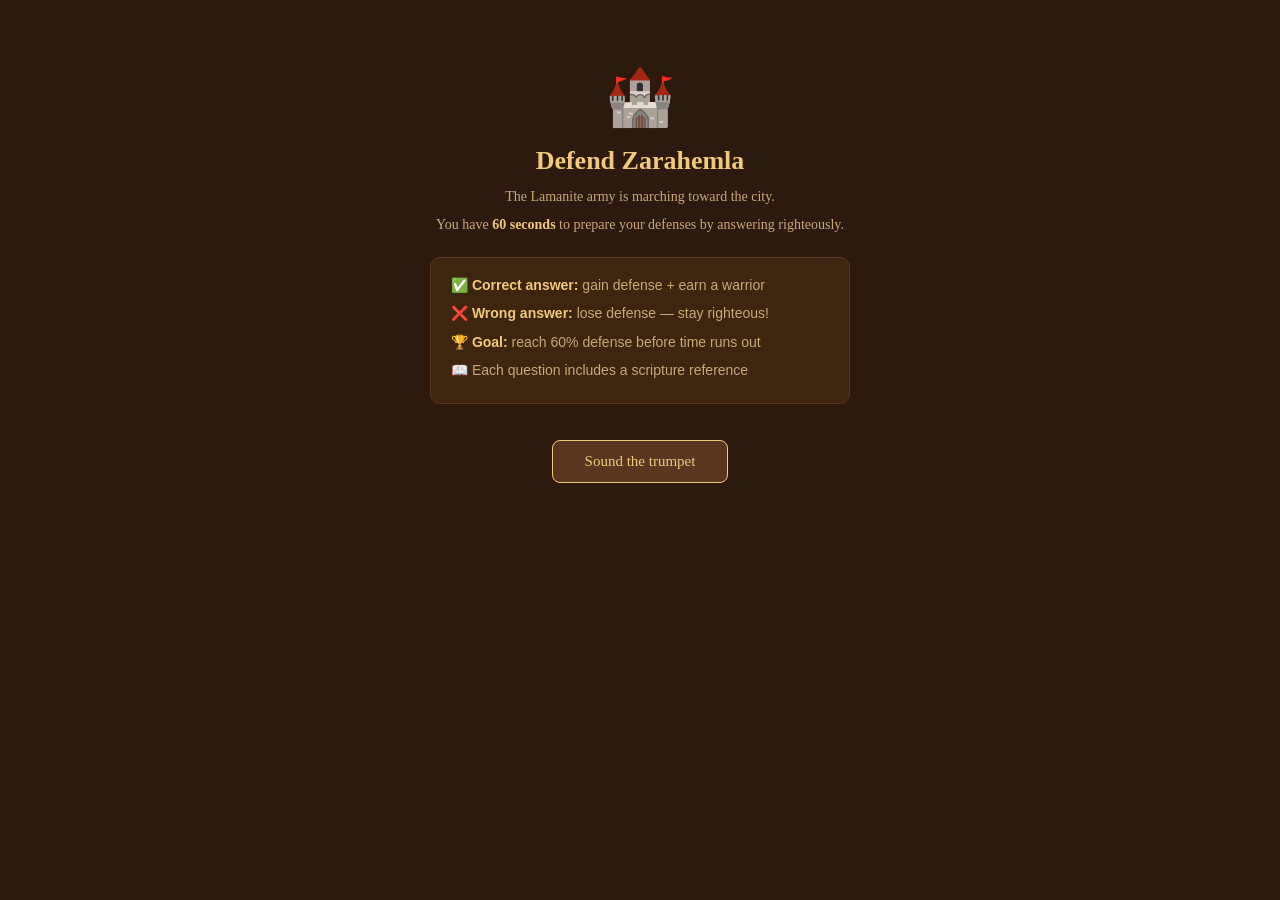
<file: aipage.html>
<!DOCTYPE html>
<html lang="en">
<head>
  <meta charset="UTF-8">
  <title>Defend Zarahemla</title>
  <style>
    * { box-sizing: border-box; margin: 0; padding: 0; }
    body { font-family: Georgia, serif; background-color: #2c1a0e; color: #f5e6d0; min-height: 100vh; display: flex; justify-content: center; padding: 2rem 1rem; }
    #game-wrap { max-width: 620px; width: 100%; }
    #start-screen { text-align: center; padding: 2rem 1rem; }
    .big-icon { font-size: 56px; margin-bottom: 1rem; }
    #start-screen h2 { font-size: 26px; font-weight: bold; color: #f0c97a; margin-bottom: 10px; }
    #start-screen p { font-size: 14px; color: #c9a97a; margin-bottom: 6px; line-height: 1.6; }
    .rules-box { background: #3d2510; border: 1px solid #5a3520; border-radius: 10px; padding: 1rem 1.25rem; margin: 1.25rem auto; max-width: 420px; text-align: left; }
    .rules-box p { font-size: 13px; color: #c9a97a; margin-bottom: 6px; font-family: Arial, sans-serif; }
    .rules-box p:last-child { margin: 0; }
    .rules-box strong { color: #f0c97a; }
    .gold-btn { background: #5a3520; border: 1px solid #f0c97a; border-radius: 8px; padding: 12px 32px; font-size: 15px; cursor: pointer; color: #f0c97a; font-family: Georgia, serif; margin-top: 1rem; }
    .gold-btn:hover { background: #7a4a2a; }
    h1 { font-size: 26px; font-weight: bold; margin-bottom: 4px; color: #f0c97a; }
    .subtitle { font-size: 14px; color: #c9a97a; margin-bottom: 1.5rem; font-family: Arial, sans-serif; }
    .stat-row { display: grid; grid-template-columns: 1fr 1fr 1fr; gap: 10px; margin-bottom: 1.5rem; }
    .stat-card { background: #3d2510; border-radius: 8px; padding: 12px 14px; border: 1px solid #5a3520; }
    .stat-card .label { font-size: 12px; color: #c9a97a; margin-bottom: 4px; font-family: Arial, sans-serif; }
    .stat-card .value { font-size: 22px; font-weight: bold; color: #f0c97a; }
    .bar-wrap { background: #1e0f05; border-radius: 6px; height: 10px; overflow: hidden; margin-top: 6px; }
    .bar-fill { height: 100%; border-radius: 6px; transition: width 0.4s; }
    .defense-fill { background: #4caf50; }
    .time-fill { background: #e07030; }
    .question-card { background: #3d2510; border: 1px solid #5a3520; border-radius: 10px; padding: 1.25rem; margin-bottom: 1rem; }
    .q-label { font-size: 12px; color: #c9a97a; margin-bottom: 6px; font-family: Arial, sans-serif; }
    .q-text { font-size: 16px; font-weight: bold; color: #f5e6d0; margin-bottom: 1rem; }
    .options { display: flex; flex-direction: column; gap: 8px; }
    .opt-btn { background: #2c1a0e; border: 1px solid #5a3520; border-radius: 8px; padding: 10px 14px; font-size: 14px; color: #f5e6d0; cursor: pointer; text-align: left; font-family: Georgia, serif; }
    .opt-btn:hover { background: #4a2a10; }
    .opt-btn.correct { background: #1a3a1a; border-color: #4caf50; color: #a8e6a8; }
    .opt-btn.wrong { background: #3a1a1a; border-color: #e07030; color: #f5c0a0; }
    .feedback { font-size: 13px; margin-top: 10px; min-height: 18px; font-family: Arial, sans-serif; }
    .warriors { font-size: 22px; letter-spacing: 2px; margin-top: 4px; }
    .scripture { font-size: 12px; color: #c9a97a; font-style: italic; margin-top: 1.5rem; font-family: Arial, sans-serif; }
    #end-screen { display: none; text-align: center; padding: 2rem 1rem; }
    .end-icon { font-size: 56px; margin-bottom: 1rem; }
    #end-screen h2 { font-size: 24px; font-weight: bold; color: #f0c97a; margin-bottom: 8px; }
    #end-screen p { font-size: 15px; color: #c9a97a; margin-bottom: 1.5rem; line-height: 1.6; max-width: 440px; margin-left: auto; margin-right: auto; }
    .final-card { background: #3d2510; border: 1px solid #5a3520; border-radius: 8px; display: inline-block; padding: 12px 32px; margin-bottom: 1.5rem; }
    .final-card .label { font-size: 12px; color: #c9a97a; font-family: Arial, sans-serif; }
    .final-card .value { font-size: 28px; font-weight: bold; color: #f0c97a; }
  </style>
</head>
<body>
<div id="game-wrap">

  <div id="start-screen">
    <div class="big-icon">🏰</div>
    <h2>Defend Zarahemla</h2>
    <p>The Lamanite army is marching toward the city.</p>
    <p>You have <strong style="color:#f0c97a;">60 seconds</strong> to prepare your defenses by answering righteously.</p>
    <div class="rules-box">
      <p>✅ <strong>Correct answer:</strong> gain defense + earn a warrior</p>
      <p>❌ <strong>Wrong answer:</strong> lose defense — stay righteous!</p>
      <p>🏆 <strong>Goal:</strong> reach 60% defense before time runs out</p>
      <p>📖 Each question includes a scripture reference</p>
    </div>
    <button class="gold-btn" id="start-btn">Sound the trumpet</button>
  </div>

  <div id="main-screen" style="display:none;">
    <h1>⚔️ Defend Zarahemla</h1>
    <p class="subtitle">Answer righteously to strengthen the city before the Lamanites arrive.</p>
    <div class="stat-row">
      <div class="stat-card">
        <div class="label">Time remaining</div>
        <div class="value" id="timer-val">60s</div>
        <div class="bar-wrap"><div class="bar-fill time-fill" id="time-bar" style="width:100%"></div></div>
      </div>
      <div class="stat-card">
        <div class="label">Defense strength</div>
        <div class="value" id="defense-val">0%</div>
        <div class="bar-wrap"><div class="bar-fill defense-fill" id="defense-bar" style="width:0%"></div></div>
      </div>
      <div class="stat-card">
        <div class="label">Warriors with you</div>
        <div class="warriors" id="warriors">—</div>
      </div>
    </div>
    <div class="question-card">
      <div class="q-label" id="q-label">Question 1 of 10</div>
      <div class="q-text" id="q-text"></div>
      <div class="options" id="options"></div>
      <div class="feedback" id="feedback"></div>
    </div>
    <p class="scripture" id="scripture-ref"></p>
  </div>

  <div id="end-screen">
    <div class="end-icon" id="end-icon"></div>
    <h2 id="end-title"></h2>
    <p id="end-msg"></p>
    <div class="final-card">
      <div class="label">Final defense</div>
      <div class="value" id="final-defense"></div>
    </div><br>
    <button class="gold-btn" id="restart-btn">Play again</button>
  </div>

</div>
<script>
  const questions = [
    { text: "Captain Moroni raises the Title of Liberty. What does it represent?", options: [{ text: "Faith, family, and freedom — you join immediately", correct: true },{ text: "A nice flag — you stay home to watch", correct: false },{ text: "You're not sure, so you do nothing", correct: false }], scripture: "Alma 46:12", reward: 12, penalty: 6, warriors: 1 },
    { text: "A neighbor is struggling. What do you do?", options: [{ text: "Fast and pray for them, then offer real help", correct: true },{ text: "Feel bad but keep walking", correct: false },{ text: "Tell yourself someone else will help", correct: false }], scripture: "Mosiah 18:8-9", reward: 10, penalty: 5, warriors: 1 },
    { text: "The Anti-Nephi-Lehies buried their weapons. Why?", options: [{ text: "As a covenant never to shed blood again", correct: true },{ text: "They were too heavy to carry", correct: false },{ text: "They were traded for food", correct: false }], scripture: "Alma 24:17", reward: 10, penalty: 5, warriors: 1 },
    { text: "You are tempted to be dishonest at work or school. What do you do?", options: [{ text: "Choose integrity, even if it costs you", correct: true },{ text: "A small lie won't hurt anyone", correct: false },{ text: "Rationalize that everyone does it", correct: false }], scripture: "2 Nephi 9:34", reward: 9, penalty: 5, warriors: 1 },
    { text: "Helaman's 2,000 stripling warriors were protected because of what?", options: [{ text: "Their faith — none were slain", correct: true },{ text: "Superior armor and training", correct: false },{ text: "Luck in battle", correct: false }], scripture: "Alma 56:47-48", reward: 13, penalty: 7, warriors: 2 },
    { text: "Someone offends you at church. What is the righteous response?", options: [{ text: "Forgive them and seek reconciliation", correct: true },{ text: "Stop attending until they apologize", correct: false },{ text: "Complain to others about it", correct: false }], scripture: "3 Nephi 12:44", reward: 9, penalty: 5, warriors: 1 },
    { text: "King Benjamin taught that serving others is what?", options: [{ text: "Service in God's name is service to God", correct: true },{ text: "A way to earn salvation through works", correct: false },{ text: "Optional for those with enough faith", correct: false }], scripture: "Mosiah 2:17", reward: 10, penalty: 5, warriors: 1 },
    { text: "Nephi was commanded to build a ship. What was his first response?", options: [{ text: "I will go and do — trusting God will provide a way", correct: true },{ text: "He complained it was impossible", correct: false },{ text: "He waited for better instructions first", correct: false }], scripture: "1 Nephi 3:7", reward: 11, penalty: 6, warriors: 1 },
    { text: "The Lamanites are at the gates. Your family is afraid. What do you say?", options: [{ text: "Be of good cheer — the Lord will deliver us", correct: true },{ text: "Panic and run", correct: false },{ text: "Negotiate with the enemy alone", correct: false }], scripture: "Alma 58:11", reward: 8, penalty: 4, warriors: 1 },
    { text: "The Nephites prospered most when they did what?", options: [{ text: "Remembered God and kept His commandments", correct: true },{ text: "Built the largest army", correct: false },{ text: "Allied with neighboring nations", correct: false }], scripture: "Helaman 12:1", reward: 8, penalty: 4, warriors: 1 }
  ];

  let currentQ=0, defense=0, warriors=0, timeLeft=60, timerInterval, answered=false, gameActive=false;
  const TOTAL_TIME=60, WIN_THRESHOLD=60;

  function shuffle(arr) { return arr.map(v=>[Math.random(),v]).sort((a,b)=>a[0]-b[0]).map(v=>v[1]); }

  function showStart() {
    document.getElementById('start-screen').style.display='block';
    document.getElementById('main-screen').style.display='none';
    document.getElementById('end-screen').style.display='none';
  }

  function startGame() {
    currentQ=0; defense=0; warriors=0; timeLeft=TOTAL_TIME; answered=false; gameActive=true;
    document.getElementById('start-screen').style.display='none';
    document.getElementById('main-screen').style.display='block';
    document.getElementById('end-screen').style.display='none';
    clearInterval(timerInterval);
    timerInterval=setInterval(tick, 1000);
    renderQuestion();
    updateStats();
  }

  function tick() { if(!gameActive) return; timeLeft--; updateStats(); if(timeLeft<=0) endGame(); }

  function updateStats() {
    document.getElementById('timer-val').textContent=timeLeft+'s';
    document.getElementById('time-bar').style.width=Math.round((timeLeft/TOTAL_TIME)*100)+'%';
    const d=Math.max(0,Math.min(defense,100));
    document.getElementById('defense-val').textContent=d+'%';
    document.getElementById('defense-bar').style.width=d+'%';
    let w=''; for(let i=0;i<Math.min(warriors,8);i++) w+='⚔️';
    if(warriors===0) w='—';
    document.getElementById('warriors').textContent=w;
  }

  function renderQuestion() {
    if(currentQ>=questions.length) { endGame(); return; }
    const q=questions[currentQ];
    document.getElementById('q-label').textContent='Question '+(currentQ+1)+' of '+questions.length;
    document.getElementById('q-text').textContent=q.text;
    document.getElementById('feedback').textContent='';
    document.getElementById('scripture-ref').textContent='';
    answered=false;
    const opts=document.getElementById('options'); opts.innerHTML='';
    shuffle(q.options).forEach(opt => {
      const btn=document.createElement('button');
      btn.className='opt-btn'; btn.textContent=opt.text;
      btn.addEventListener('click', function() { answer(opt.correct, q, btn); });
      opts.appendChild(btn);
    });
  }

  function answer(correct, q, btn) {
    if(answered||!gameActive) return;
    answered=true;
    document.querySelectorAll('.opt-btn').forEach(b=>b.style.pointerEvents='none');
    if(correct) {
      btn.classList.add('correct');
      defense+=q.reward; warriors+=q.warriors;
      document.getElementById('feedback').textContent='Well done! +'+q.reward+'% defense added.';
      document.getElementById('feedback').style.color='#a8e6a8';
    } else {
      btn.classList.add('wrong');
      defense=Math.max(0, defense-q.penalty);
      document.getElementById('feedback').textContent='Unrighteousness weakens the city! -'+q.penalty+'% defense lost.';
      document.getElementById('feedback').style.color='#f5c0a0';
      document.querySelectorAll('.opt-btn').forEach(b => {
        if(!b.classList.contains('wrong') && b.textContent===q.options.find(o=>o.correct).text) b.classList.add('correct');
      });
    }
    document.getElementById('scripture-ref').textContent='Reference: '+q.scripture;
    updateStats();
    setTimeout(()=>{ currentQ++; renderQuestion(); }, 1800);
  }

  function endGame() {
    gameActive=false; clearInterval(timerInterval);
    document.getElementById('main-screen').style.display='none';
    document.getElementById('end-screen').style.display='block';
    const d=Math.max(0,Math.min(defense,100));
    document.getElementById('final-defense').textContent=d+'%';
    if(defense>=WIN_THRESHOLD) {
      document.getElementById('end-icon').textContent='🏰';
      document.getElementById('end-title').textContent='Zarahemla stands!';
      document.getElementById('end-msg').textContent='Your righteousness fortified the city. The Lamanite army retreated. "And thus we see that the Lord is merciful unto all who will call upon his holy name." — Helaman 3:27';
    } else {
      document.getElementById('end-icon').textContent='⚔️';
      document.getElementById('end-title').textContent='The walls were not strong enough';
      document.getElementById('end-msg').textContent='The city needed '+WIN_THRESHOLD+'% defense to hold. Remember: daily righteousness builds lasting protection. "Inasmuch as ye shall keep my commandments ye shall prosper." — 2 Nephi 1:20';
    }
  }

  document.getElementById('start-btn').addEventListener('click', startGame);
  document.getElementById('restart-btn').addEventListener('click', showStart);
</script>
</body>
</html>
</file>
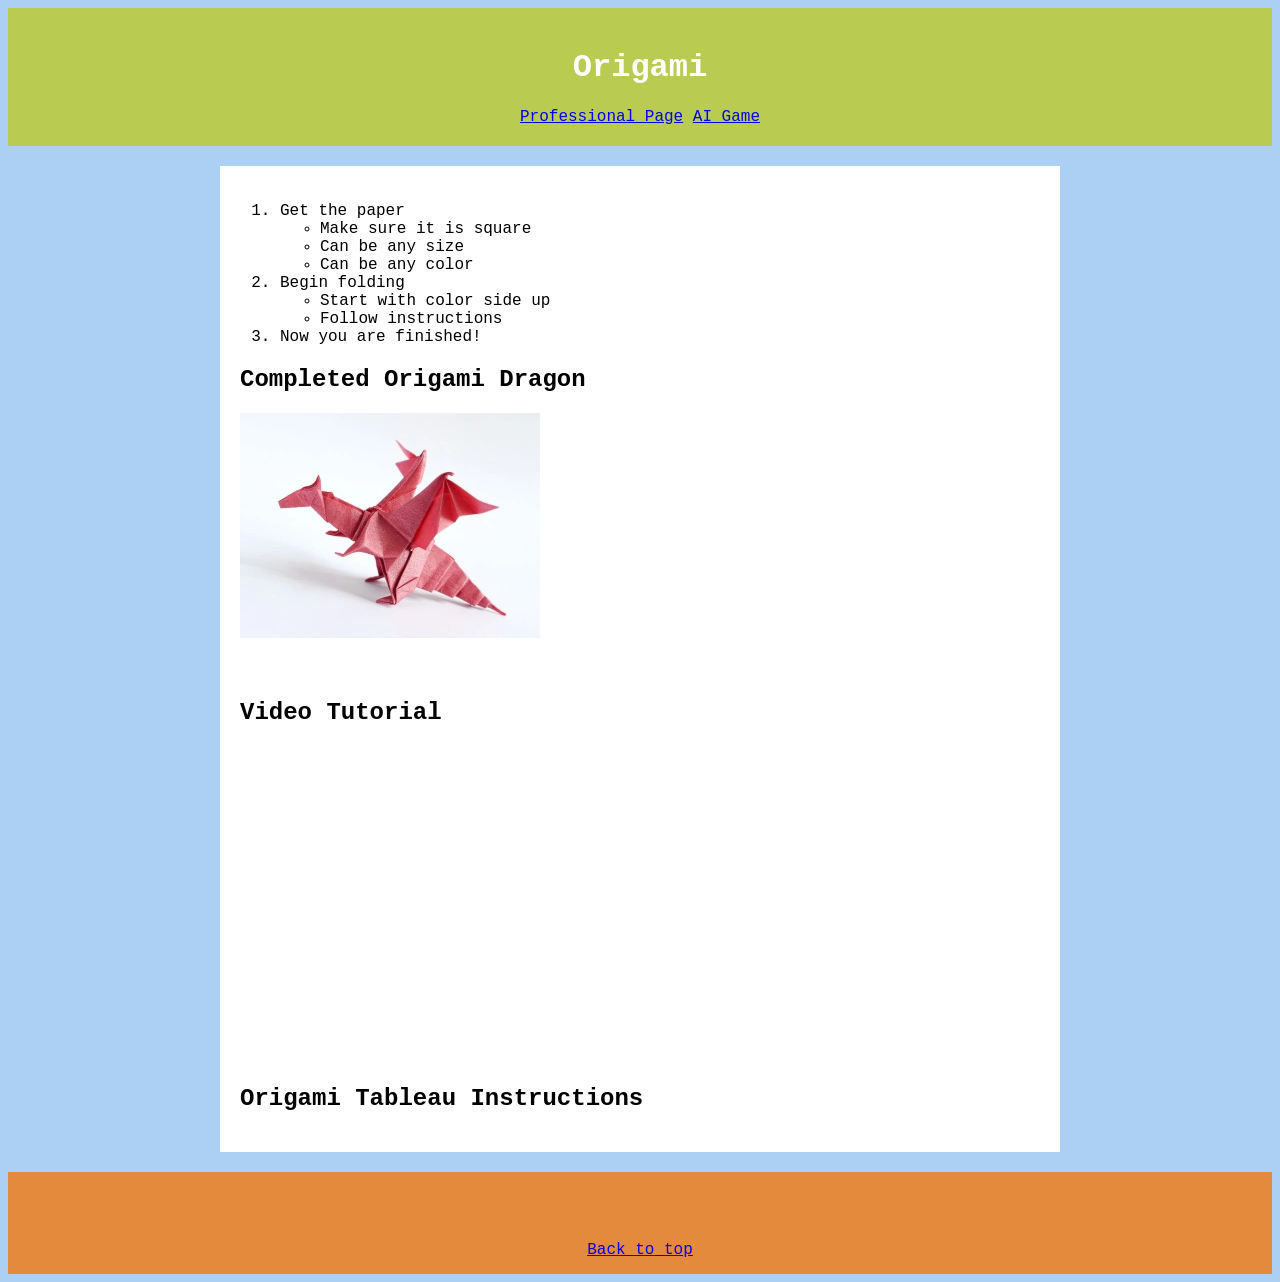
<file: js/fromscratch.html>
<!DOCTYPE html>
<html lang="en">
<head>
    <meta charset="UTF-8">
    <meta name="viewport" content="width=device-width, initial-scale=1.0">
    <title>Origami Scratch </title>
    <link rel="stylesheet" href="../css/mystyles.css">
</head>
<body>
    <div id="header">
        <h1 id="top">Origami</h1>
        <a href="../index.html">Professional Page</a>
        <a href="../aipage.html">AI Game</a>
    </div>
    <div id="instructions">
   <ol>
    <li>Get the paper</li>
        <ul>
            <li>Make sure it is square</li>
            <li>Can be any size</li>
            <li>Can be any color</li>
        </ul>
    <li>Begin folding
        <ul>
            <li>Start with color side up</li>
            <li>Follow instructions</li>
        </ul>
    <li>Now you are finished!</li>
   </ol>
    

    <h2>Completed Origami Dragon</h2>
        <img src="../assets/img/origamiDragon.webp" alt="A finished red origami dragon that looks super cool" width="300">
    <br><br><br>
    <h2>Video Tutorial </h2>
        <iframe
        width="560"
        height="315"
        src="https://www.youtube.com/embed/kUsxMXwCW8A"
        title="Origami Dragon Tutorial"
        frameborder="0"
        allow="accelerometer; autoplay; clipboard-write; encrypted-media; gyroscope; picture-in-picture"
        allowfullscreen>
        </iframe>

    <h2>Origami Tableau Instructions</h2>

        <div class='tableauPlaceholder' id='viz1776548600627' style='position: relative'><noscript><a href='#'><img alt='ORIGAMI de MOMIJI ' src='https:&#47;&#47;public.tableau.com&#47;static&#47;images&#47;3B&#47;3BBSMGDBK&#47;1_rss.png' style='border: none' /></a></noscript><object class='tableauViz'  style='display:none;'><param name='host_url' value='https%3A%2F%2Fpublic.tableau.com%2F' /> <param name='embed_code_version' value='3' /> <param name='path' value='shared&#47;3BBSMGDBK' /> <param name='toolbar' value='yes' /><param name='static_image' value='https:&#47;&#47;public.tableau.com&#47;static&#47;images&#47;3B&#47;3BBSMGDBK&#47;1.png' /> <param name='animate_transition' value='yes' /><param name='display_static_image' value='yes' /><param name='display_spinner' value='yes' /><param name='display_overlay' value='yes' /><param name='display_count' value='yes' /><param name='language' value='en-US' /></object></div>                <script type='text/javascript'>                    var divElement = document.getElementById('viz1776548600627');                    var vizElement = divElement.getElementsByTagName('object')[0];                    vizElement.style.width='900px';vizElement.style.height='927px';                    var scriptElement = document.createElement('script');                    scriptElement.src = 'https://public.tableau.com/javascripts/api/viz_v1.js';                    vizElement.parentNode.insertBefore(scriptElement, vizElement);                </script>
</div>
    
</body>
<footer>
    <div id="footer">
        <br><br><br>
    <a href="#top">Back to top</a>
    </div>
</footer>
</html>
</file>
<file: css/mystyles.css>
body {
  background-color: #acd0f4;
  font-family:'Courier New', Courier, monospace, sans-serif;
  color: black                 
}

#header {
  background-color: #b9cb51;
  color: white;
  padding: 20px;
  text-align: center;
}

#instructions {
  max-width: 800px;
  margin: 20px auto;
  padding: 20px;
  background-color: white;
    overflow: hidden;
}

.tableauPlaceholder {
  max-width: 100%;   
}

#footer {
  text-align: center;
  padding: 15px;
  background-color: #e38a3c;
  color:black;
}
</file>
